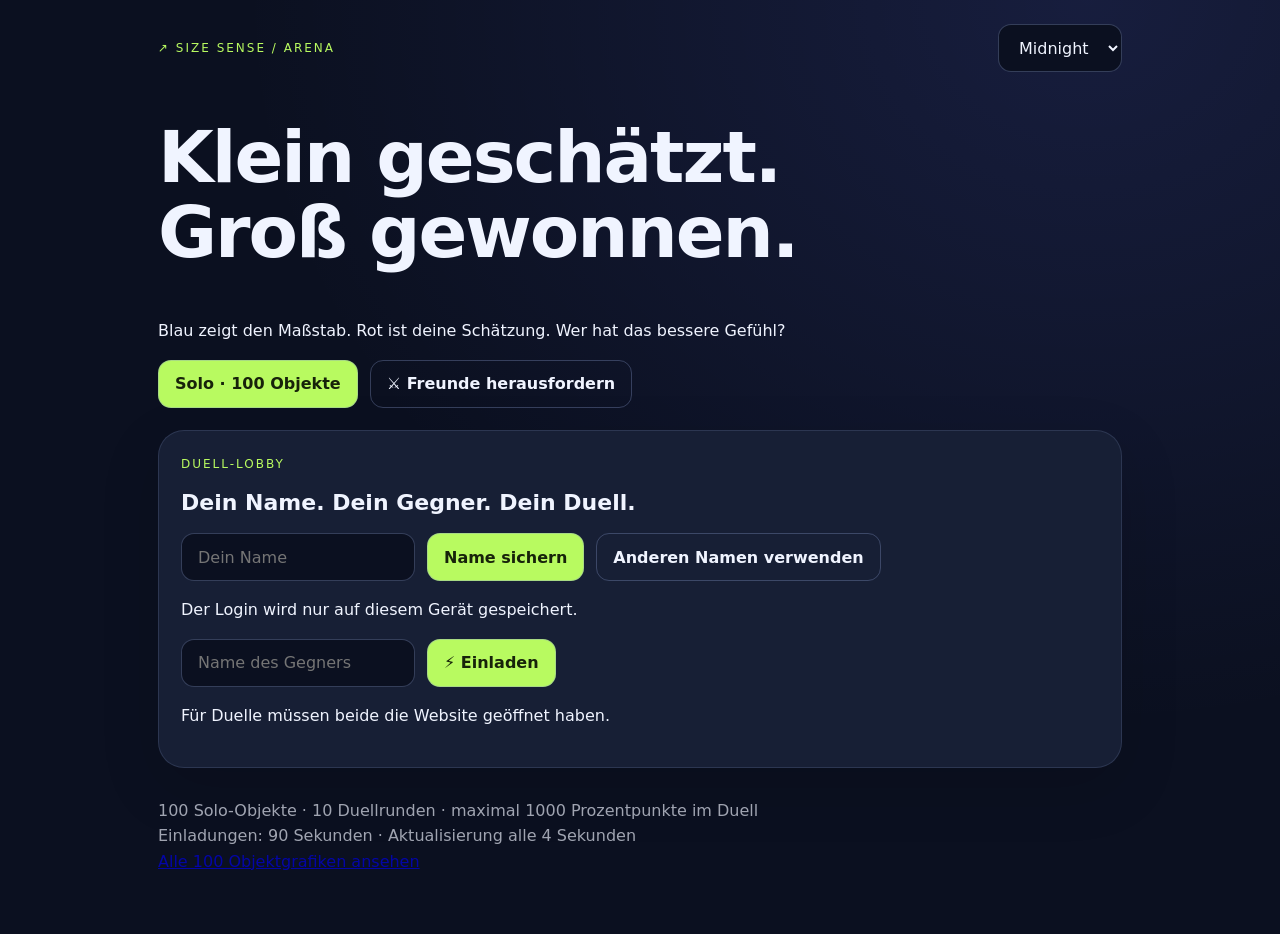
<file: index.html>
<!doctype html><html lang="de"><head><meta charset="utf-8"><meta name="viewport" content="width=device-width,initial-scale=1,viewport-fit=cover"><meta name="theme-color" content="#0b1020"><title>Size Sense · Duel Arena</title><link rel="stylesheet" href="styles.css"><link rel="stylesheet" href="precision-ui.css?v=1"><script type="module" src="app.js"></script><script type="module" src="graphics.js"></script><script type="module" src="precision-ui.js?v=1"></script></head><body><main><header><span class="tag">↗ SIZE SENSE / ARENA</span><select id="theme" aria-label="Design"><option value="dark">Midnight</option><option value="light">Cloud</option><option value="violet">Sunset</option></select></header><h1>Klein geschätzt.<br>Groß gewonnen.</h1><p>Blau zeigt den Maßstab. Rot ist deine Schätzung. Wer hat das bessere Gefühl?</p><div class="actions"><button id="solo">Solo · 100 Objekte</button><button id="duelButton" class="alt">⚔ Freunde herausfordern</button></div><div id="invitations" aria-live="polite"></div><section id="lobby"><span class="tag">DUELL-LOBBY</span><h2>Dein Name. Dein Gegner. Dein Duell.</h2><div class="actions"><input id="username" aria-label="Spielername" placeholder="Dein Name" maxlength="20"><button id="register">Name sichern</button><button id="switchName" class="alt" type="button">Anderen Namen verwenden</button></div><p id="identity">Der Login wird nur auf diesem Gerät gespeichert.</p><div class="actions"><input id="opponent" aria-label="Gegnername" placeholder="Name des Gegners"><button id="invite">⚡ Einladen</button></div><p id="connection" role="status">Für Duelle müssen beide die Website geöffnet haben.</p><div id="online" class="actions"></div><div id="matches"></div></section><section id="battle" hidden><div class="versus"><div><span class="avatar blue" id="myAvatar">?</span><h2 id="myName">Du</h2><strong id="myScore">0</strong></div><span class="vs">VS</span><div><span class="avatar red" id="theirAvatar">?</span><h2 id="theirName">Gegner</h2><strong id="theirScore">0</strong></div></div><p id="battleStatus" aria-live="polite"></p><div id="rounds" class="rounds"></div></section><section id="game" hidden><div class="actions"><span id="roundLabel" class="tag"></span><span id="points"></span></div><progress id="progress" max="100" value="0"></progress><div class="arena"><div id="blueArt"></div><div id="redArt"></div></div><div class="labels"><div class="blue"><h2 id="reference"></h2><span id="referenceSize"></span></div><div class="red"><h2 id="object"></h2><span id="dimensionLabel"></span></div></div><label for="scale">Mit dem Finger skalieren</label><input id="scale" type="range" min="0" max="1000" value="500"><p id="dimensions" class="large"></p><div class="actions"><label>Schätzung in Metern <input id="meters" type="number" min="0.0001" max="100000" step="any" inputmode="decimal"></label><button id="submit">Schätzung festlegen</button><button id="next" hidden>Nächste Runde →</button></div><p id="result" role="status"></p><small>Stilisierte Modelle mit festen Proportionen. Gewertet wird die bezeichnete Abmessung; weitere Maße sind Modellwerte.</small></section><section id="finish" hidden><span class="tag">ERGEBNIS</span><h2 id="winner" class="large"></h2><p id="finalScore"></p><button id="rematch" hidden>⚔ Revanche einladen</button></section><footer>100 Solo-Objekte · 10 Duellrunden · maximal 1000 Prozentpunkte im Duell<br>Einladungen: 90 Sekunden · Aktualisierung alle 4 Sekunden<br><a href="graphics-preview.html">Alle 100 Objektgrafiken ansehen</a></footer></main><div id="toast" role="alert" hidden></div></body></html>
</file>
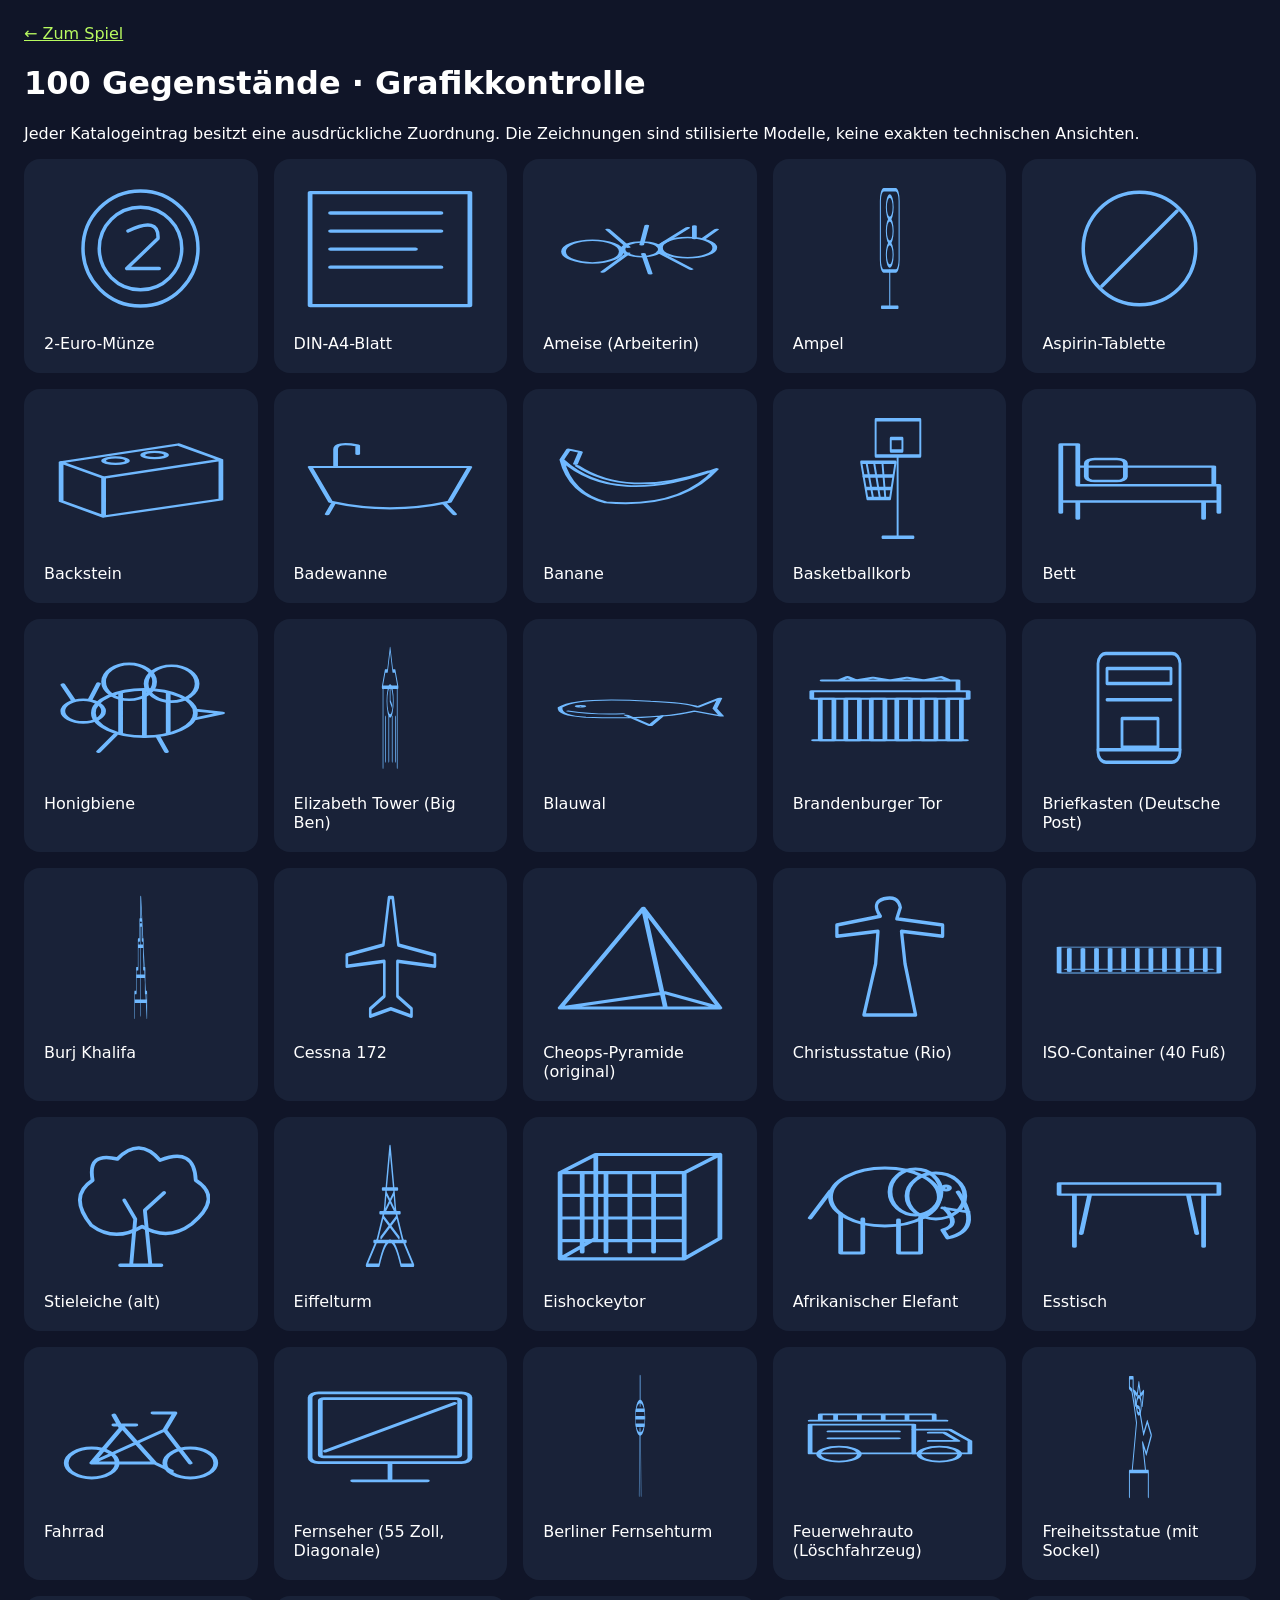
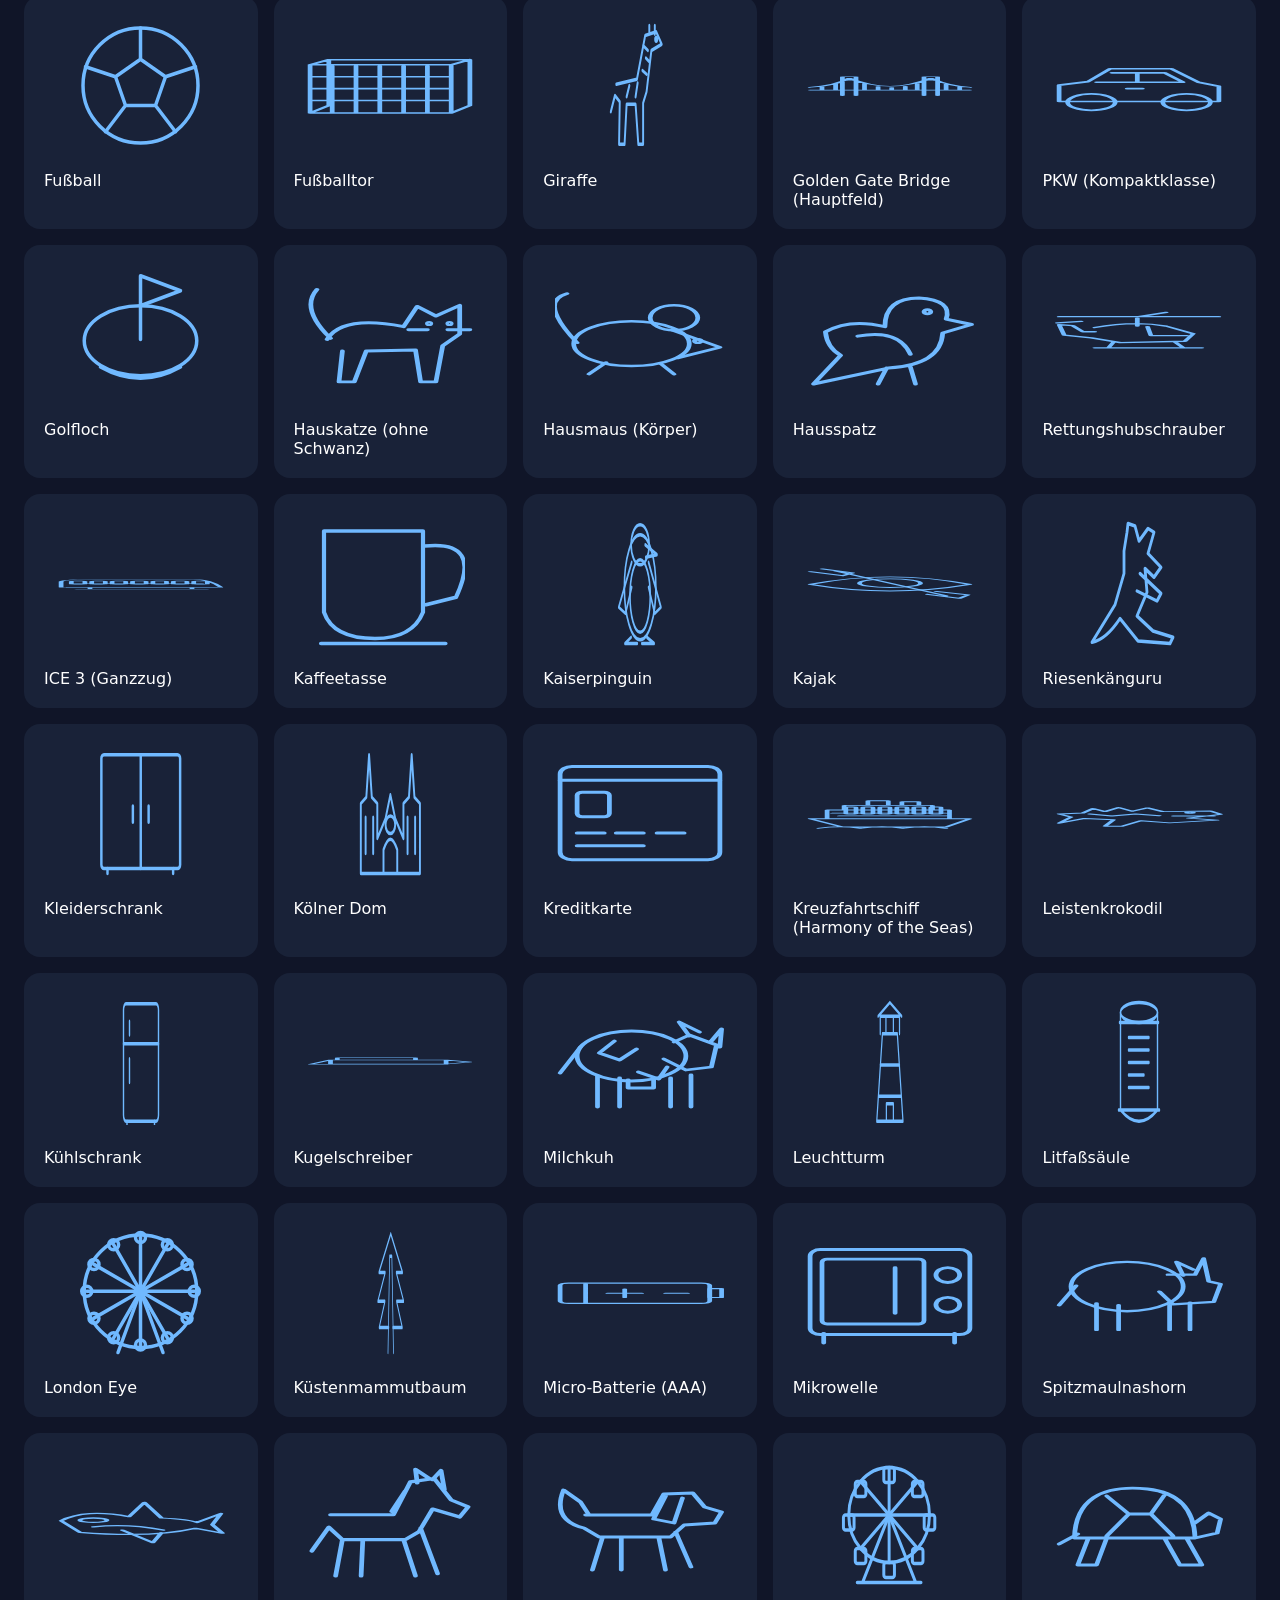
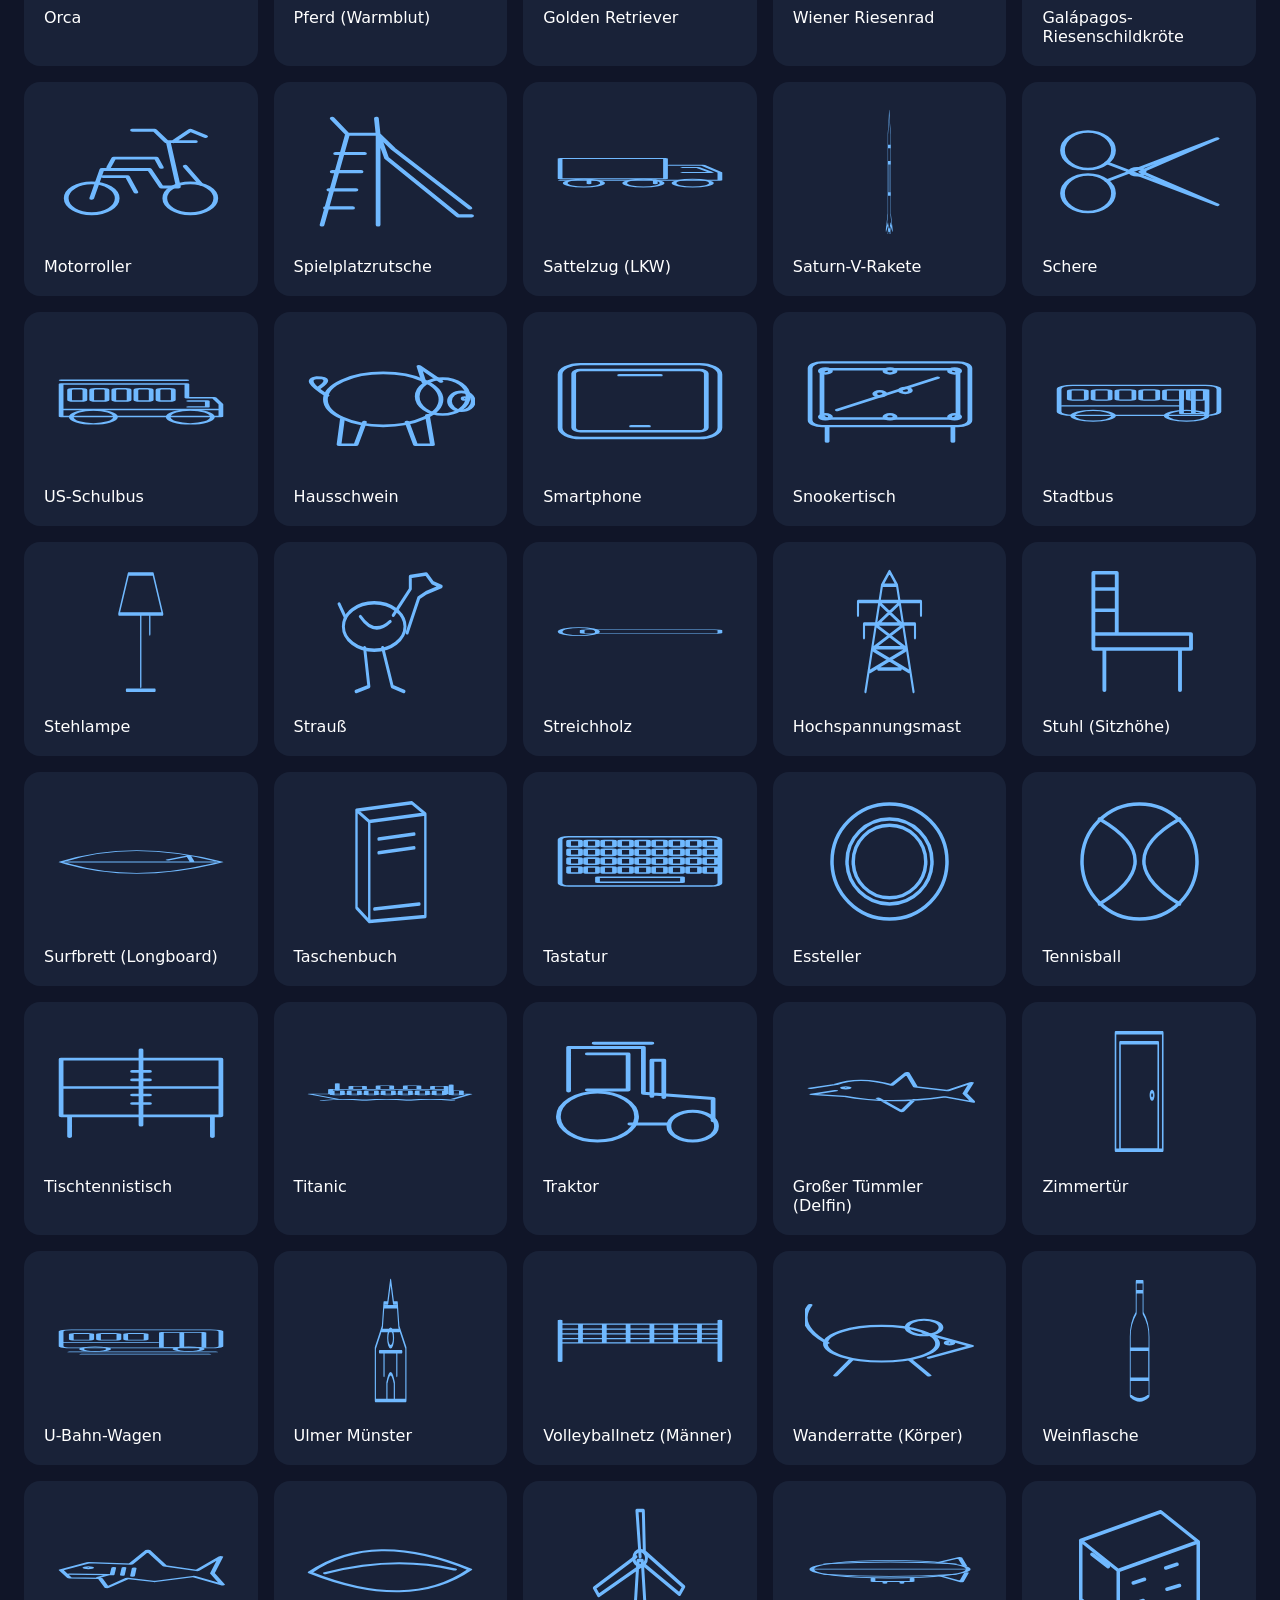
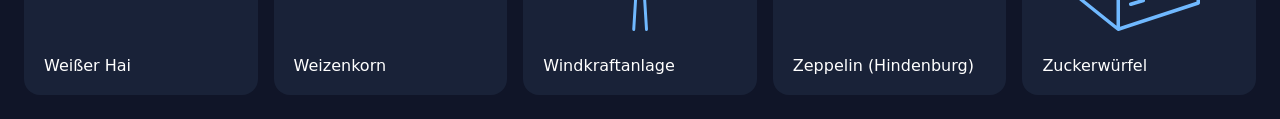
<file: graphics-preview.html>
<!doctype html><html lang="de"><meta charset="utf-8"><meta name="viewport" content="width=device-width,initial-scale=1"><title>Size Sense · 100 Grafiken prüfen</title><style>body{background:#101528;color:#fff;font:16px system-ui;margin:24px}a{color:#b8fa60}main{display:grid;grid-template-columns:repeat(auto-fit,minmax(200px,1fr));gap:16px}figure{margin:0;background:#192238;padding:20px;border-radius:16px}figure div{height:140px;display:flex;align-items:center;justify-content:center}figcaption{margin-top:15px}</style><a href="./">← Zum Spiel</a><h1>100 Gegenstände · Grafikkontrolle</h1><p>Jeder Katalogeintrag besitzt eine ausdrückliche Zuordnung. Die Zeichnungen sind stilisierte Modelle, keine exakten technischen Ansichten.</p><main id="gallery"></main><script type="module">import{catalog,svg}from'./graphics.js';for(const s of catalog.values()){const f=document.createElement('figure'),d=document.createElement('div'),c=document.createElement('figcaption');const h=Math.min(125,170/s.ratio),w=h*s.ratio;d.innerHTML=svg(s,'#70b9ff',w,h);c.textContent=s.name;f.append(d,c);document.getElementById('gallery').append(f)}</script></html>
</file>
<file: styles.css>
*{box-sizing:border-box}body{--bg:#0b1020;--panel:#171f35;--text:#f0f4ff;--accent:#b8fa60;margin:0;background:radial-gradient(ellipse at 85% 0,#6675ff22,transparent 55%),var(--bg);color:var(--text);font:16px system-ui;min-height:100dvh}body[data-theme=light]{--bg:#eef3fc;--panel:#fff;--text:#17223c;--accent:#98e242}body[data-theme=violet]{--bg:#1d102f;--panel:#322046;--text:#fff0ff;--accent:#ffbc78}main{max-width:1000px;margin:auto;padding:24px 18px 60px}header,.actions{display:flex;gap:12px;align-items:center;flex-wrap:wrap}header{justify-content:space-between}.tag{font-size:12px;letter-spacing:2px;color:var(--accent)}h1{font-size:clamp(36px,8vw,72px);letter-spacing:-2px;line-height:1.04}h2{font-size:22px}p{line-height:1.6}section{margin:22px 0;padding:22px;background:var(--panel);border:1px solid #8698cb30;border-radius:26px;box-shadow:0 20px 60px #0002}button,input,select{font:inherit;border-radius:13px;padding:12px 16px;min-height:48px;max-width:100%;border:1px solid #8698cb55}button{background:var(--accent);color:#17230a;font-weight:750;cursor:pointer}button.alt{background:transparent;color:var(--text)}button:disabled{opacity:.45;cursor:not-allowed}input,select{background:var(--bg);color:var(--text)}input[type=range]{width:100%;padding:0;accent-color:var(--accent);min-height:58px}input[type=number]{width:150px}progress{width:100%;height:8px;accent-color:var(--accent)}.blue{color:#70b9ff}.red{color:#ff7293}.versus{display:grid;grid-template-columns:1fr auto 1fr;text-align:center;align-items:center;gap:14px}.versus h2{overflow-wrap:anywhere}.versus strong{font-size:34px}.avatar{width:58px;height:58px;border:1px solid currentColor;border-radius:18px;display:inline-grid;place-items:center;font-size:25px;background:#7188dd16}.vs{font-size:30px;font-weight:900;font-style:italic;color:var(--accent)}.rounds{display:grid;grid-template-columns:repeat(10,1fr);gap:5px}.rounds span{text-align:center;background:#7e94c718;border-radius:8px;padding:10px 0;font-size:12px}.rounds .won{background:#b8fa6025;color:var(--accent)}.rounds .lost{background:#ff729325;color:#ff7293}.rounds .current{outline:1px solid var(--accent)}.arena{display:flex;align-items:flex-end;justify-content:space-around;height:290px;padding:24px 4px 0;background:repeating-linear-gradient(0deg,transparent 0 39px,#889ac51a 40px);border-bottom:2px solid #889ac566}.arena>div{width:44%;height:100%;display:flex;align-items:flex-end;justify-content:center}.arena svg{max-width:100%;filter:drop-shadow(0 0 14px #7799ff22)}.labels{display:grid;grid-template-columns:1fr 1fr;gap:15px}.large{font-size:clamp(24px,5vw,38px);font-weight:850}small,footer{opacity:.65;line-height:1.6}footer{margin-top:30px}#toast{position:fixed;bottom:20px;left:5%;width:90%;padding:16px;border-radius:16px;background:#ffda94;color:#34200a;z-index:9}#invitations section{border-color:var(--accent)}#finish{text-align:center;background:radial-gradient(ellipse at top,#b8fa6022,transparent),var(--panel)}[hidden]{display:none!important}@media(min-width:760px){.arena{height:360px}}@media(prefers-reduced-motion:no-preference){button{transition:transform .15s}button:active{transform:scale(.97)}#finish{animation:arrive .4s ease-out}@keyframes arrive{from{transform:translateY(16px);opacity:0}to{transform:translateY(0);opacity:1}}}
</file>
<file: precision-ui.css>
.precision-entry{display:flex;align-items:end;flex-wrap:wrap;gap:10px;width:100%}.precision-entry label{display:flex;flex-direction:column;gap:7px}.precision-entry input{width:170px;font-size:23px;font-variant-numeric:tabular-nums}.precision-entry small{flex-basis:100%}#readableDimensions{font-variant-numeric:tabular-nums;font-size:clamp(20px,4vw,30px);line-height:1.5;overflow-wrap:anywhere}.arena>div{min-width:0;flex-shrink:0;align-items:flex-end;justify-content:center}.arena svg{display:block;flex-shrink:0;overflow:visible}.precision-entry button{min-width:105px;touch-action:manipulation}
</file>
